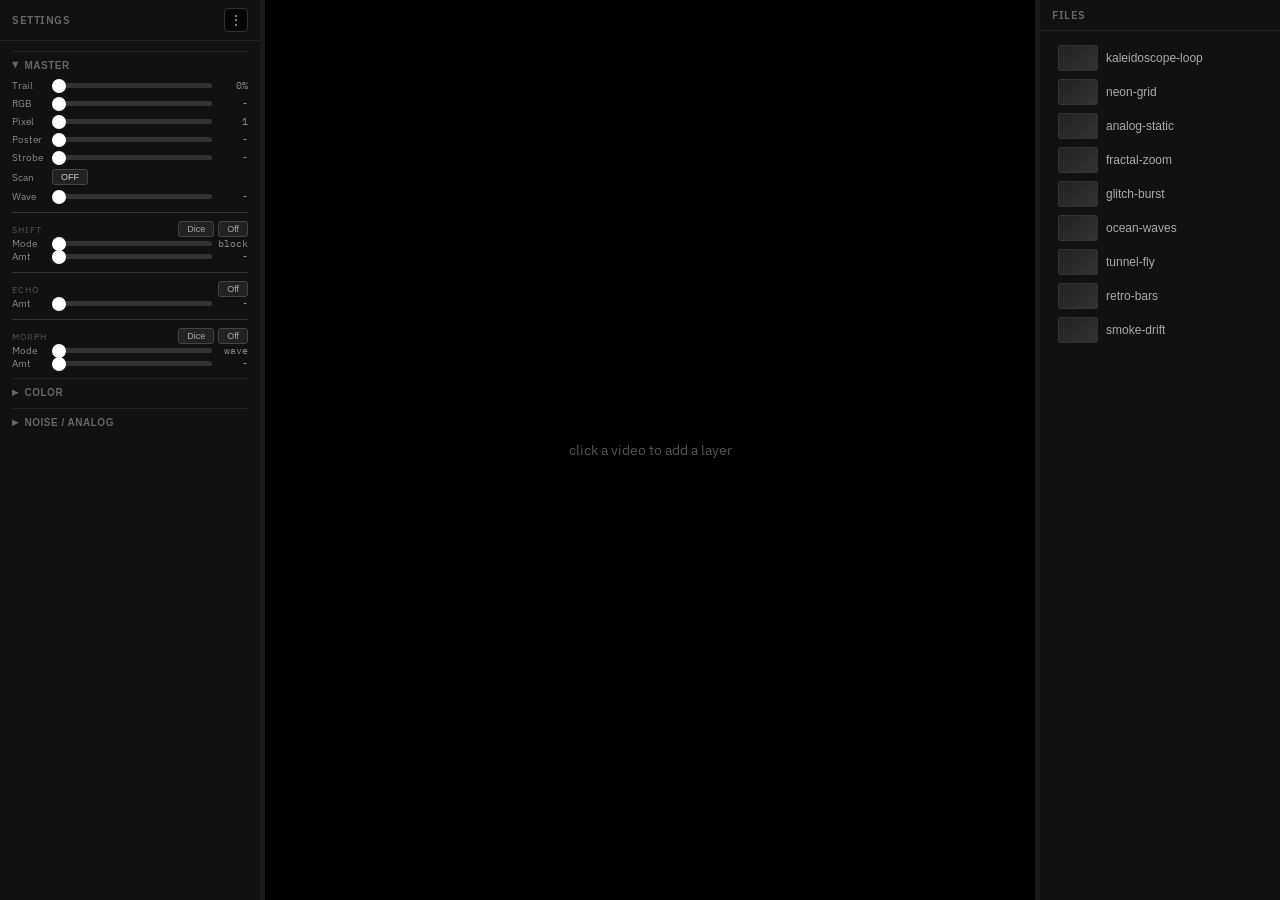
<file: docs/ui-ux/index.html>
<!DOCTYPE html>
<html lang="en">
<head>
  <meta charset="UTF-8">
  <meta name="viewport" content="width=device-width, initial-scale=1.0">
  <title>Collide-o-Scope UI Wireframe</title>
  <link rel="stylesheet" href="https://fonts.googleapis.com/css2?family=IBM+Plex+Sans:wght@400;500;600&family=IBM+Plex+Mono:wght@400;500;600&display=swap">
  <link rel="stylesheet" href="styles.css">
</head>
<body>
  <div id="app">
    <div class="three-col">
      <!-- Left Column: Settings -->
      <div class="col-left" id="col-left">
        <div class="col-header">
          <span>Settings</span>
          <div class="kebab-menu">
            <button class="icon-btn" id="kebab-btn" title="Menu">&#x22EE;</button>
            <div class="kebab-dropdown" id="kebab-dropdown">
              <button onclick="alert('Patches manager')">Patches</button>
              <button onclick="alert('Fullscreen toggle')">Fullscreen</button>
              <button onclick="alert('Open in new window')">Open in new window</button>
            </div>
          </div>
        </div>
        <div class="col-scroll" id="settings-panel"></div>
      </div>

      <div class="resize-handle-v" id="resize-left"></div>

      <!-- Center Column: Canvas -->
      <div class="col-center" id="col-center">
        <div class="canvas-placeholder" id="canvas-area">
          <span class="no-video-msg" id="no-video-msg">click a video to add a layer</span>
          <canvas id="preview-canvas" width="1280" height="720" style="display:none;"></canvas>
        </div>
      </div>

      <div class="resize-handle-v" id="resize-right"></div>

      <!-- Right Column: Files -->
      <div class="col-right" id="col-right">
        <div class="col-header"><span>Files</span></div>
        <div class="col-scroll" id="file-list"></div>
      </div>
    </div>
  </div>

  <script src="wireframe.js"></script>
</body>
</html>
</file>
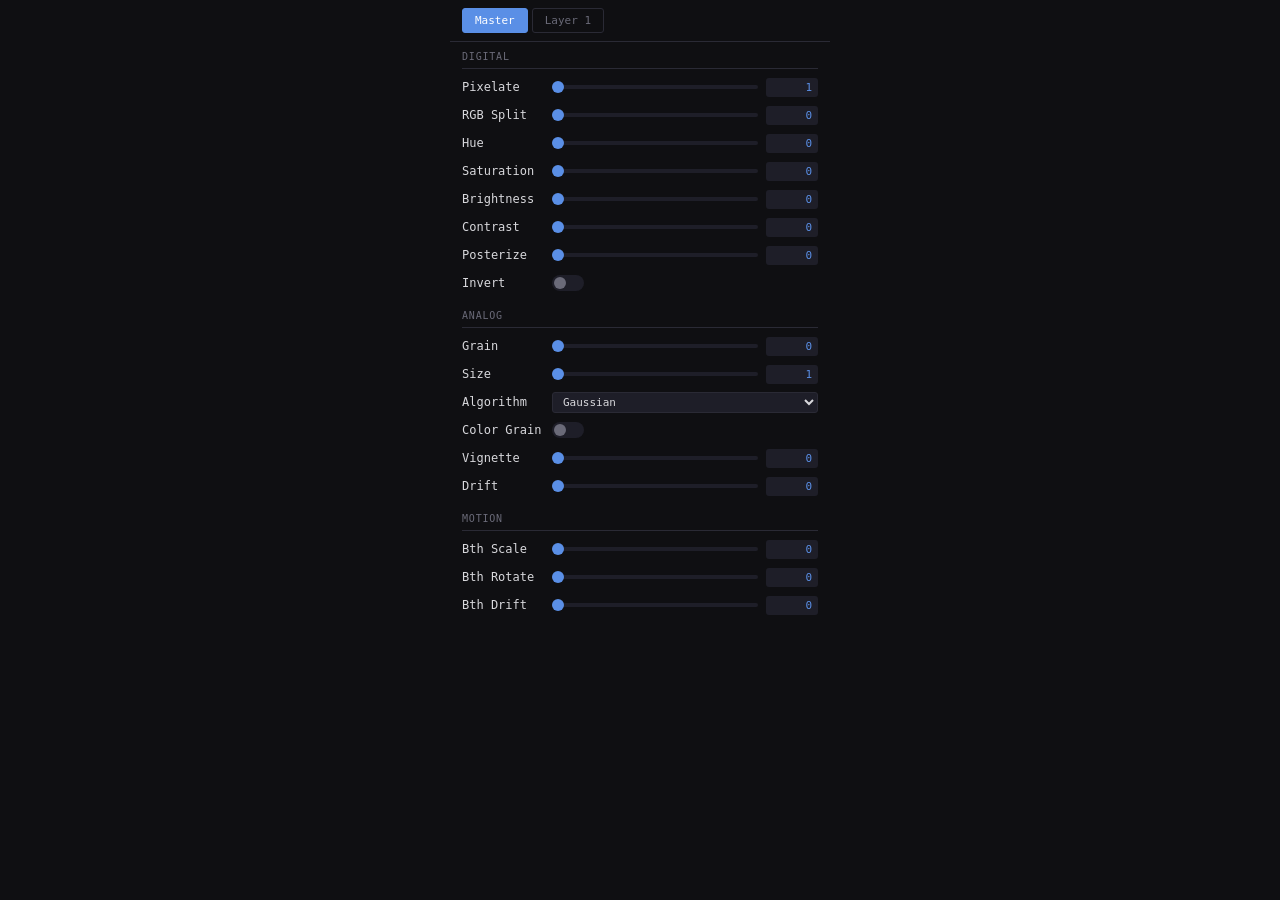
<file: experiments/web-ui/static/index.html>
<!DOCTYPE html>
<html lang="en">
<head>
  <meta charset="UTF-8">
  <meta name="viewport" content="width=device-width, initial-scale=1.0">
  <title>collide-o-scope — control panel</title>
  <link rel="stylesheet" href="style.css">
</head>
<body>
  <div class="panel">
    <header class="panel-header">
      <div class="tabs">
        <button class="tab active" data-tab="master">Master</button>
        <button class="tab" data-tab="layer1">Layer 1</button>
      </div>
    </header>

    <div class="tab-content active" id="tab-master">
      <section class="group">
        <h3 class="group-label">DIGITAL</h3>
        <div class="param-row" data-param="pixelate" data-min="1" data-max="32" data-step="1">
          <label>Pixelate</label>
          <input type="range"><span class="value">1</span>
        </div>
        <div class="param-row" data-param="rgb_split" data-min="0" data-max="30" data-step="0.5">
          <label>RGB Split</label>
          <input type="range"><span class="value">0</span>
        </div>
        <div class="param-row" data-param="hue_shift" data-min="-180" data-max="180" data-step="1">
          <label>Hue</label>
          <input type="range"><span class="value">0</span>
        </div>
        <div class="param-row" data-param="saturation" data-min="-1" data-max="1" data-step="0.01">
          <label>Saturation</label>
          <input type="range"><span class="value">0</span>
        </div>
        <div class="param-row" data-param="brightness" data-min="-1" data-max="1" data-step="0.01">
          <label>Brightness</label>
          <input type="range"><span class="value">0</span>
        </div>
        <div class="param-row" data-param="contrast" data-min="-1" data-max="1" data-step="0.01">
          <label>Contrast</label>
          <input type="range"><span class="value">0</span>
        </div>
        <div class="param-row" data-param="posterize" data-min="0" data-max="16" data-step="1">
          <label>Posterize</label>
          <input type="range"><span class="value">0</span>
        </div>
        <div class="param-row toggle-row" data-param="invert">
          <label>Invert</label>
          <label class="toggle"><input type="checkbox"><span class="toggle-slider"></span></label>
        </div>
      </section>

      <section class="group">
        <h3 class="group-label">ANALOG</h3>
        <div class="param-row" data-param="grain_intensity" data-min="0" data-max="0.3" data-step="0.005">
          <label>Grain</label>
          <input type="range"><span class="value">0</span>
        </div>
        <div class="param-row" data-param="grain_size" data-min="1" data-max="4" data-step="0.25">
          <label>Size</label>
          <input type="range"><span class="value">1</span>
        </div>
        <div class="param-row select-row" data-param="grain_algo">
          <label>Algorithm</label>
          <select>
            <option value="0">Gaussian</option>
            <option value="1">Perlin</option>
            <option value="2">Salt&amp;Pepper</option>
            <option value="3">Blue</option>
          </select>
        </div>
        <div class="param-row toggle-row" data-param="color_grain">
          <label>Color Grain</label>
          <label class="toggle"><input type="checkbox"><span class="toggle-slider"></span></label>
        </div>
        <div class="param-row" data-param="vignette" data-min="0" data-max="1.5" data-step="0.01">
          <label>Vignette</label>
          <input type="range"><span class="value">0</span>
        </div>
        <div class="param-row" data-param="color_drift" data-min="0" data-max="0.02" data-step="0.001">
          <label>Drift</label>
          <input type="range"><span class="value">0</span>
        </div>
      </section>

      <section class="group">
        <h3 class="group-label">MOTION</h3>
        <div class="param-row" data-param="breathe_scale" data-min="0" data-max="0.05" data-step="0.001">
          <label>Bth Scale</label>
          <input type="range"><span class="value">0</span>
        </div>
        <div class="param-row" data-param="breathe_rotation" data-min="0" data-max="2" data-step="0.05">
          <label>Bth Rotate</label>
          <input type="range"><span class="value">0</span>
        </div>
        <div class="param-row" data-param="breathe_position" data-min="0" data-max="0.02" data-step="0.001">
          <label>Bth Drift</label>
          <input type="range"><span class="value">0</span>
        </div>
      </section>
    </div>

    <div class="tab-content" id="tab-layer1">
      <section class="group">
        <h3 class="group-label">LAYER</h3>
        <p class="placeholder">Layer controls would go here</p>
      </section>
    </div>
  </div>

  <script src="app.js"></script>
</body>
</html>
</file>
<file: docs/ui-ux/styles.css>
* { margin: 0; padding: 0; box-sizing: border-box; }

body {
  background: #0a0a0a;
  color: #e0e0e0;
  font-family: 'IBM Plex Sans', -apple-system, sans-serif;
  font-size: 13px;
  overflow: hidden;
  height: 100vh;
}

#app {
  display: flex;
  flex-direction: column;
  height: 100vh;
  overflow: hidden;
}

/* Range inputs */
input[type="range"] {
  -webkit-appearance: none;
  width: 100%;
  height: 5px;
  background: #333;
  border-radius: 3px;
  outline: none;
}
input[type="range"]::-webkit-slider-thumb {
  -webkit-appearance: none;
  width: 14px;
  height: 14px;
  background: #fff;
  border-radius: 50%;
  cursor: pointer;
}

/* Three column layout */
.three-col {
  display: flex;
  width: 100%;
  flex: 1;
  min-height: 0;
}

.col-left {
  width: 260px;
  min-width: 0;
  flex-shrink: 0;
  background: #111;
  display: flex;
  flex-direction: column;
  overflow: hidden;
  transition: width 0.2s ease;
}
.col-left.collapsed {
  width: 0 !important;
}
.col-center {
  flex: 1;
  display: flex;
  align-items: center;
  justify-content: center;
  background: #000;
  position: relative;
  min-width: 0;
}
.col-right {
  width: 240px;
  min-width: 0;
  flex-shrink: 0;
  background: #111;
  display: flex;
  flex-direction: column;
  overflow: hidden;
  transition: width 0.2s ease;
}
.col-right.collapsed {
  width: 0 !important;
}

.resize-handle-v {
  width: 5px;
  cursor: col-resize;
  background: #1a1a1a;
  transition: background 0.15s;
  flex-shrink: 0;
  position: relative;
}
.resize-handle-v:hover { background: #333; }
.resize-handle-v .expand-tab {
  display: none;
  position: absolute;
  top: 50%;
  transform: translateY(-50%);
  width: 20px;
  height: 40px;
  background: #222;
  border: 1px solid #444;
  border-radius: 4px;
  cursor: pointer;
  align-items: center;
  justify-content: center;
  color: #888;
  font-size: 10px;
  z-index: 10;
}
.resize-handle-v .expand-tab:hover { background: #333; color: #fff; }
.resize-handle-v.show-tab .expand-tab {
  display: flex;
}
#resize-left .expand-tab { left: -8px; }
#resize-right .expand-tab { right: -8px; }

.col-header {
  padding: 8px 12px;
  border-bottom: 1px solid #222;
  font-size: 11px;
  font-weight: 600;
  text-transform: uppercase;
  letter-spacing: 0.5px;
  color: #666;
  display: flex;
  align-items: center;
  justify-content: space-between;
  flex-shrink: 0;
}
.col-scroll {
  flex: 1;
  overflow-y: auto;
  padding: 10px 12px;
  display: flex;
  flex-direction: column;
  gap: 8px;
  scrollbar-width: none;
}
.col-scroll::-webkit-scrollbar { display: none; }

/* Canvas area */
.canvas-placeholder {
  width: 100%;
  height: 100%;
  display: flex;
  align-items: center;
  justify-content: center;
  position: relative;
}
#preview-canvas {
  max-width: 100%;
  max-height: 100%;
  object-fit: contain;
  image-rendering: pixelated;
}
.no-video-msg {
  color: #555;
  font-size: 14px;
  position: absolute;
}

/* Kebab menu */
.icon-btn {
  background: rgba(0,0,0,0.6);
  border: 1px solid #333;
  color: #aaa;
  width: 24px;
  height: 24px;
  border-radius: 4px;
  cursor: pointer;
  font-size: 14px;
  display: flex;
  align-items: center;
  justify-content: center;
}
.icon-btn:hover { background: rgba(40,40,40,0.8); color: #fff; }
.kebab-menu { position: relative; }
.kebab-dropdown {
  position: absolute;
  top: 28px;
  right: 0;
  background: #1a1a1a;
  border: 1px solid #333;
  border-radius: 4px;
  padding: 4px 0;
  min-width: 160px;
  z-index: 100;
  display: none;
}
.kebab-dropdown.open { display: block; }
.kebab-dropdown button {
  display: block;
  width: 100%;
  background: none;
  border: none;
  color: #ccc;
  padding: 6px 12px;
  text-align: left;
  cursor: pointer;
  font-size: 12px;
}
.kebab-dropdown button:hover { background: #222; color: #fff; }

/* File list */
.file-group { margin-bottom: 4px; }
.file-group-label {
  font-size: 10px;
  font-weight: 600;
  text-transform: uppercase;
  letter-spacing: 0.5px;
  color: #555;
  padding: 4px 0;
  margin-bottom: 2px;
}
.file-item {
  display: flex;
  align-items: center;
  gap: 8px;
  width: 100%;
  padding: 4px 6px;
  background: none;
  border: none;
  border-radius: 3px;
  color: #aaa;
  cursor: pointer;
  text-align: left;
  font-size: 12px;
}
.file-item:hover { background: #1a1a1a; color: #ddd; }
.file-item.in-use { color: #4a9eff; }
.file-item.active { color: #4aff6a; }
.file-item.active.selected { background: #1a2a1a; color: #6fff8a; }
.file-thumb {
  width: 40px;
  height: 26px;
  flex-shrink: 0;
  border-radius: 2px;
  overflow: hidden;
  background: #1a1a1a;
  border: 1px solid #333;
  display: flex;
  align-items: center;
  justify-content: center;
}
.file-thumb-inner {
  width: 100%;
  height: 100%;
  background: linear-gradient(135deg, #222 0%, #333 100%);
}
.file-item.in-use .file-thumb { border-color: #4a9eff; }
.file-item.active .file-thumb { border-color: #4aff6a; }
.file-item.active.selected .file-thumb { border-color: #6fff8a; }
.file-name {
  white-space: nowrap;
  overflow: hidden;
  text-overflow: ellipsis;
  min-width: 0;
}
.file-badge {
  font-size: 9px;
  background: #1a3a5a;
  color: #4a9eff;
  padding: 1px 5px;
  border-radius: 3px;
  margin-left: auto;
  flex-shrink: 0;
}

/* Layer row in right column */
.layer-row {
  display: flex;
  align-items: center;
  gap: 2px;
  border-radius: 3px;
}
.layer-row .file-item { flex: 1; min-width: 0; }
.layer-actions {
  display: flex;
  flex-direction: column;
  gap: 1px;
  flex-shrink: 0;
  opacity: 0;
  transition: opacity 0.15s;
}
.layer-row:hover .layer-actions { opacity: 1; }
.layer-btn {
  background: none;
  border: none;
  color: #555;
  cursor: pointer;
  font-size: 9px;
  padding: 1px 4px;
  border-radius: 2px;
  line-height: 1;
}
.layer-btn:hover { color: #fff; background: #333; }
.layer-btn.remove { font-size: 13px; }
.layer-btn.remove:hover { color: #f66; }

/* Panel collapse styles */
.panel {
  border-top: 1px solid #222;
  padding-top: 6px;
}
.panel-toggle {
  display: flex;
  align-items: center;
  gap: 6px;
  background: none;
  border: none;
  cursor: pointer;
  padding: 2px 0;
  color: #666;
  font-size: 10px;
  font-weight: 600;
  text-transform: uppercase;
  letter-spacing: 0.5px;
  width: 100%;
  text-align: left;
}
.panel-toggle:hover { color: #aaa; }
.panel-toggle .toggle-arrow {
  font-size: 8px;
  transition: transform 0.15s;
  display: inline-block;
}
.panel-toggle .toggle-arrow.open { transform: rotate(90deg); }

.panel-content {
  display: flex;
  flex-direction: column;
  gap: 5px;
  padding-top: 6px;
}

/* Effect / slider rows */
.fx-row {
  display: flex;
  align-items: center;
  gap: 6px;
}
.fx-label {
  font-size: 10px;
  color: #888;
  width: 34px;
  flex-shrink: 0;
}
.fx-row input[type="range"] { flex: 1; }
.fx-val {
  font-family: 'IBM Plex Mono', monospace;
  font-size: 10px;
  color: #888;
  width: 30px;
  text-align: right;
  flex-shrink: 0;
}

/* Transport */
.transport-row {
  display: flex;
  gap: 6px;
  align-items: center;
}
.transport-buttons {
  display: flex;
  gap: 4px;
}
.transport-buttons button {
  background: #222;
  border: 1px solid #444;
  color: #ccc;
  width: 30px;
  height: 26px;
  border-radius: 4px;
  cursor: pointer;
  font-size: 12px;
  display: flex;
  align-items: center;
  justify-content: center;
}
.transport-buttons button:hover { background: #333; color: #fff; }
.transport-buttons button.active { background: #1a3a6a; border-color: #3a6aaa; color: #8af; }
.direction-buttons {
  display: flex;
  gap: 4px;
  margin-left: auto;
}
.direction-buttons button {
  padding: 4px 8px;
  background: #222;
  border: 1px solid #444;
  color: #ccc;
  border-radius: 4px;
  cursor: pointer;
  font-size: 9px;
  font-weight: 600;
  text-transform: uppercase;
}
.direction-buttons button:hover { background: #333; }
.direction-buttons button.active { background: #1a3a6a; border-color: #3a6aaa; color: #8af; }

/* Buttons and controls */
.fx-row button {
  background: #222;
  border: 1px solid #444;
  color: #ccc;
  padding: 2px 8px;
  border-radius: 3px;
  cursor: pointer;
  font-size: 9px;
}
.fx-row button.active {
  background: #1a3a6a;
  border-color: #3a6aaa;
  color: #8af;
}
.fx-row select {
  background: #222;
  border: 1px solid #444;
  color: #ccc;
  font-size: 10px;
  padding: 2px 4px;
  border-radius: 3px;
  flex: 1;
}

/* Section headers in panels */
.section-header {
  display: flex;
  justify-content: space-between;
  align-items: center;
}
.section-label {
  font-size: 9px;
  text-transform: uppercase;
  letter-spacing: 1px;
  color: #555;
}
.section-buttons {
  display: flex;
  gap: 4px;
}
.section-btn {
  background: #222;
  border: 1px solid #444;
  color: #aaa;
  padding: 2px 8px;
  border-radius: 3px;
  cursor: pointer;
  font-size: 9px;
}
.section-btn:hover { background: #333; color: #fff; }

/* Color presets */
.color-presets {
  display: flex;
  gap: 3px;
  align-items: center;
  flex: 1;
}
.color-btn {
  width: 16px;
  height: 16px;
  border: 1px solid #555;
  border-radius: 3px;
  cursor: pointer;
  padding: 0;
}
.color-btn:hover { border-color: #fff; }

/* Toggle label */
.toggle-label {
  font-size: 10px;
  color: #888;
  cursor: pointer;
  display: flex;
  align-items: center;
  gap: 4px;
}
.toggle-label input { width: 12px; height: 12px; }
</file>
<file: experiments/web-ui/static/style.css>
/* collide-o-scope control panel — dark creative theme */

:root {
  --bg: #0f0f12;
  --surface: #16161c;
  --border: #2a2a35;
  --text: #d8d8dc;
  --text-dim: #6a6a78;
  --accent: #5a8fe6;
  --accent-hover: #7aa8f0;
  --value-bg: #1e1e28;
  --label-width: 82px;
  --value-width: 52px;
  --row-height: 28px;
}

* {
  margin: 0;
  padding: 0;
  box-sizing: border-box;
}

body {
  background: var(--bg);
  color: var(--text);
  font-family: 'IBM Plex Mono', 'SF Mono', 'Fira Code', monospace;
  font-size: 12px;
  line-height: 1.4;
  -webkit-font-smoothing: antialiased;
}

.panel {
  max-width: 380px;
  margin: 0 auto;
  height: 100vh;
  display: flex;
  flex-direction: column;
  overflow: hidden;
}

/* Tabs */
.panel-header {
  padding: 8px 12px;
  border-bottom: 1px solid var(--border);
  flex-shrink: 0;
}

.tabs {
  display: flex;
  gap: 4px;
}

.tab {
  background: transparent;
  border: 1px solid var(--border);
  border-radius: 3px;
  color: var(--text-dim);
  font: inherit;
  font-size: 11px;
  padding: 4px 12px;
  cursor: pointer;
  transition: all 0.1s;
}

.tab:hover {
  color: var(--text);
  border-color: var(--accent);
}

.tab.active {
  background: var(--accent);
  border-color: var(--accent);
  color: #fff;
}

/* Tab content */
.tab-content {
  display: none;
  overflow-y: auto;
  flex: 1;
  padding: 8px 12px;
}

.tab-content.active {
  display: block;
}

/* Groups */
.group {
  margin-bottom: 12px;
}

.group-label {
  font-size: 10px;
  font-weight: 500;
  letter-spacing: 0.08em;
  color: var(--text-dim);
  margin-bottom: 4px;
  padding-bottom: 4px;
  border-bottom: 1px solid var(--border);
}

/* Param rows — consistent grid alignment */
.param-row {
  display: grid;
  grid-template-columns: var(--label-width) 1fr var(--value-width);
  align-items: center;
  gap: 8px;
  height: var(--row-height);
}

.param-row label {
  font-size: 12px;
  color: var(--text);
  white-space: nowrap;
  overflow: hidden;
  text-overflow: ellipsis;
}

.param-row .value {
  font-size: 11px;
  color: var(--accent);
  text-align: right;
  background: var(--value-bg);
  border-radius: 3px;
  padding: 2px 6px;
  font-variant-numeric: tabular-nums;
}

/* Range slider styling */
input[type="range"] {
  -webkit-appearance: none;
  appearance: none;
  width: 100%;
  height: 4px;
  background: var(--value-bg);
  border-radius: 2px;
  outline: none;
  cursor: pointer;
}

input[type="range"]::-webkit-slider-thumb {
  -webkit-appearance: none;
  appearance: none;
  width: 12px;
  height: 12px;
  border-radius: 50%;
  background: var(--accent);
  cursor: pointer;
  transition: transform 0.1s;
}

input[type="range"]::-webkit-slider-thumb:hover {
  transform: scale(1.3);
  background: var(--accent-hover);
}

input[type="range"]:active::-webkit-slider-thumb {
  transform: scale(1.1);
}

/* Toggle */
.toggle-row {
  grid-template-columns: var(--label-width) auto 1fr;
}

.toggle {
  position: relative;
  display: inline-block;
  width: 32px;
  height: 16px;
  cursor: pointer;
}

.toggle input {
  opacity: 0;
  width: 0;
  height: 0;
}

.toggle-slider {
  position: absolute;
  inset: 0;
  background: var(--value-bg);
  border-radius: 8px;
  transition: background 0.15s;
}

.toggle-slider::before {
  content: '';
  position: absolute;
  width: 12px;
  height: 12px;
  left: 2px;
  top: 2px;
  background: var(--text-dim);
  border-radius: 50%;
  transition: all 0.15s;
}

.toggle input:checked + .toggle-slider {
  background: var(--accent);
}

.toggle input:checked + .toggle-slider::before {
  transform: translateX(16px);
  background: #fff;
}

/* Select */
.select-row select {
  grid-column: 2 / -1;
  background: var(--value-bg);
  border: 1px solid var(--border);
  border-radius: 3px;
  color: var(--text);
  font: inherit;
  font-size: 11px;
  padding: 2px 6px;
  cursor: pointer;
  outline: none;
}

.select-row select:focus {
  border-color: var(--accent);
}

/* Placeholder */
.placeholder {
  color: var(--text-dim);
  font-style: italic;
  padding: 12px 0;
}

/* Scrollbar */
.tab-content::-webkit-scrollbar {
  width: 4px;
}

.tab-content::-webkit-scrollbar-track {
  background: transparent;
}

.tab-content::-webkit-scrollbar-thumb {
  background: var(--border);
  border-radius: 2px;
}
</file>
